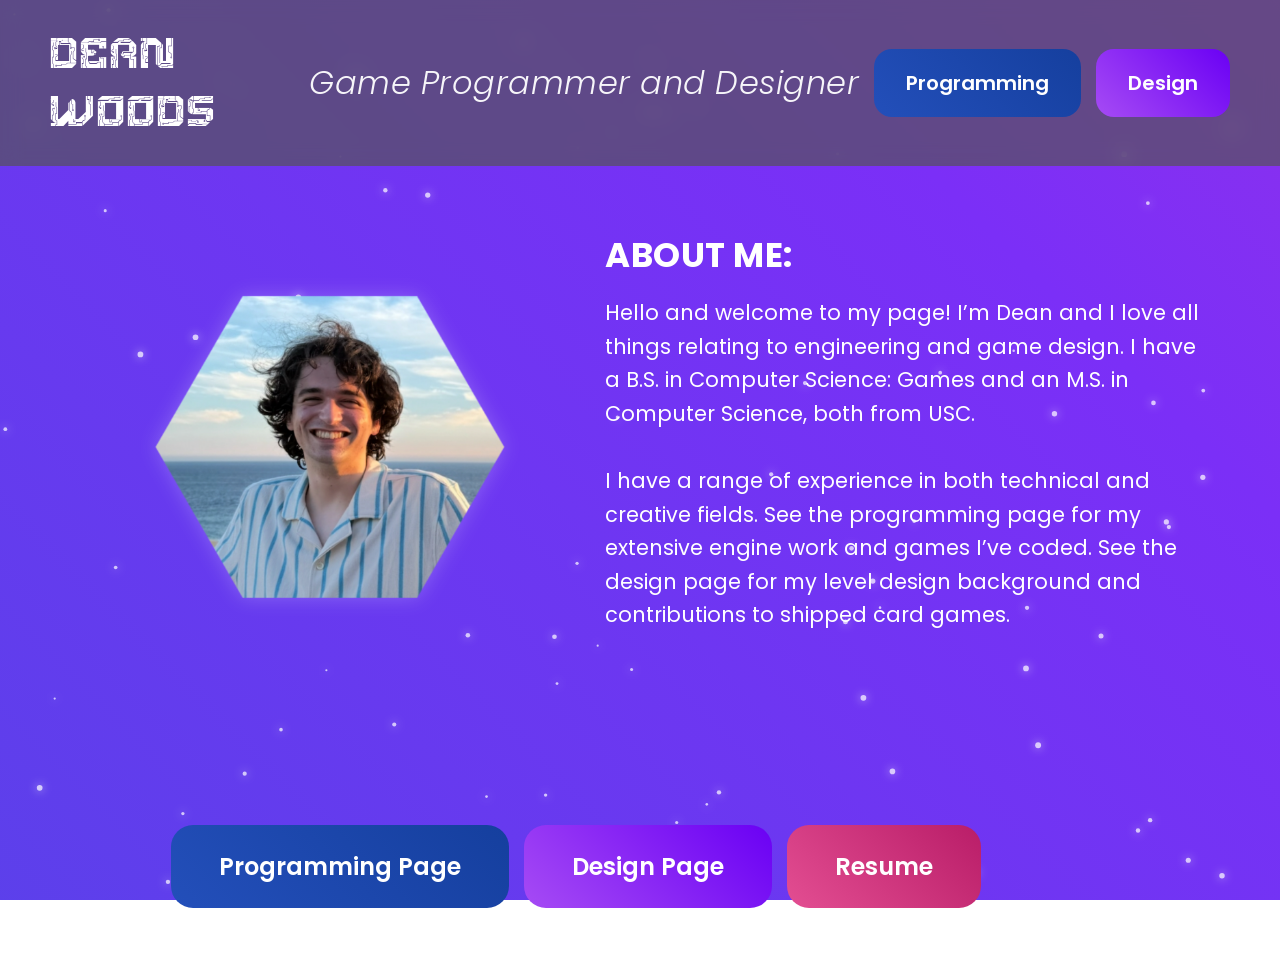
<file: index.html>
<!DOCTYPE html>
<html lang="en">
<head>
    <meta charset="UTF-8" />
    <meta name="viewport" content="width=device-width, initial-scale=1.0" />
    <title>Dean Woods</title>

    <link href="https://fonts.googleapis.com/css2?family=Poppins:wght@300;400;500;600;700&display=swap" rel="stylesheet">
    <link rel="stylesheet" href="style.css" />

    <!-- FUTURE: Custom Fonts Example -->
    <!--
    <link href="https://fonts.googleapis.com/css2?family=Inter:wght@400;500;700;800&display=swap" rel="stylesheet">
    -->
</head>
<body>
    <canvas id="particles"></canvas>

    <header>
        <div class="logo interactive-lift">DEAN WOODS</div>

        <div class="tagline">Game Programmer and Designer</div>

        <div class="nav-buttons">
            <a href="programming.html" class="btn blue">Programming</a>
            <a href="design.html" class="btn purple">Design</a>
        </div>
    </header>

    <main>
        <div class="content">
            <div class="image-box interactive-lift">
                <div class="image-tilt">
                    <img src="media/PFP-hexagon.png" alt="Portrait of Dean Woods" class="profile-image" />
                </div>
            </div>

            <!-- FUTURE: If you want a plain square placeholder instead, use this and comment out the image above -->
            <!--
            <div class="image-box placeholder">
                Picture of Me
            </div>
            -->

            <div class="description">
                <h2 class="interactive-lift">ABOUT ME:</h2>
                <p>
                    Hello and welcome to my page! I’m Dean and I love all things relating to engineering and game design. I have a B.S. in Computer Science: Games and an M.S. in Computer Science, both from USC.<br><br>
                    I have a range of experience in both technical and creative fields. See the programming page for my extensive engine work and games I’ve coded. See the design page for my level design background and contributions to shipped card games.
                </p>
            </div>
        </div>

        <div class="bottom-buttons">
            <a href="programming.html" class="btn blue large bottom-left">Programming Page</a>
            <a href="design.html" class="btn purple large bottom-center">Design Page</a>
            <a href="media/Resume.pdf" class="btn resume large bottom-right" target="_blank" rel="noopener noreferrer">Resume</a>
        </div>
    </main>

    <script src="script.js"></script>
</body>
</html>
</file>
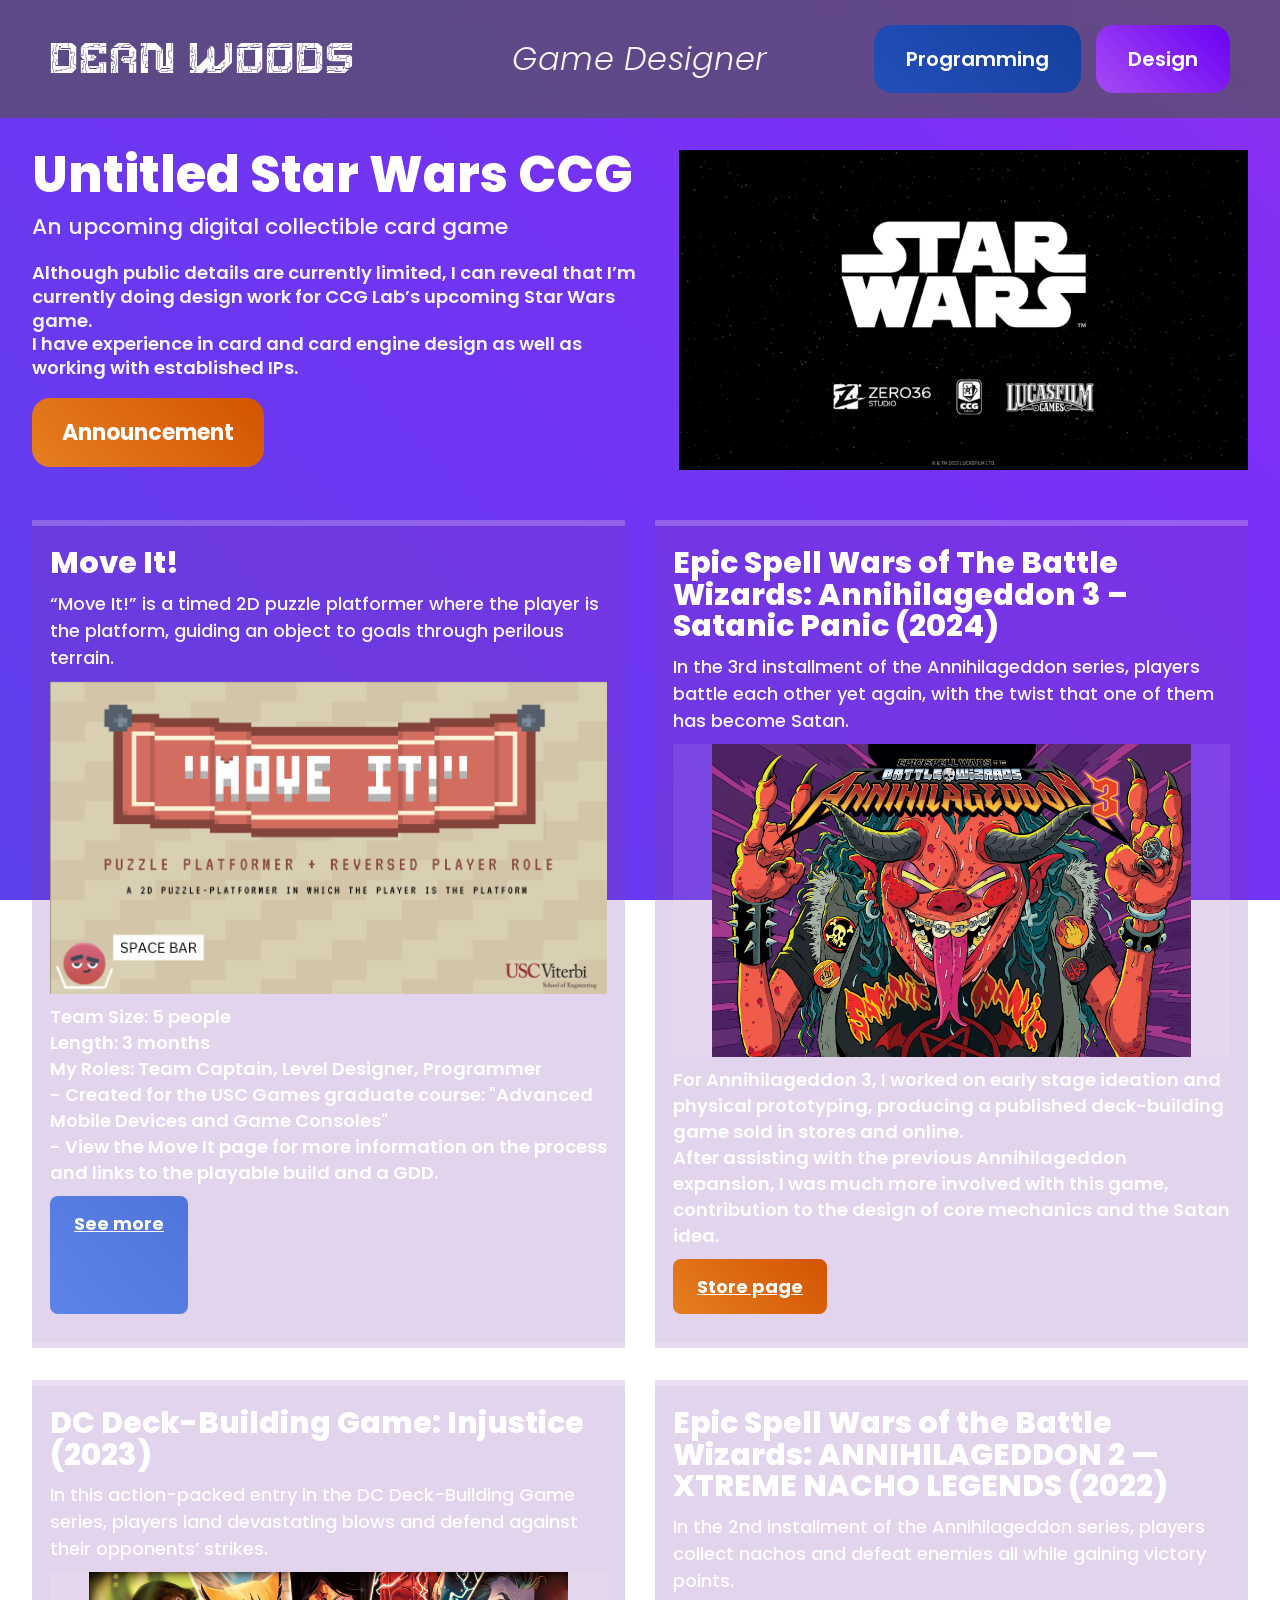
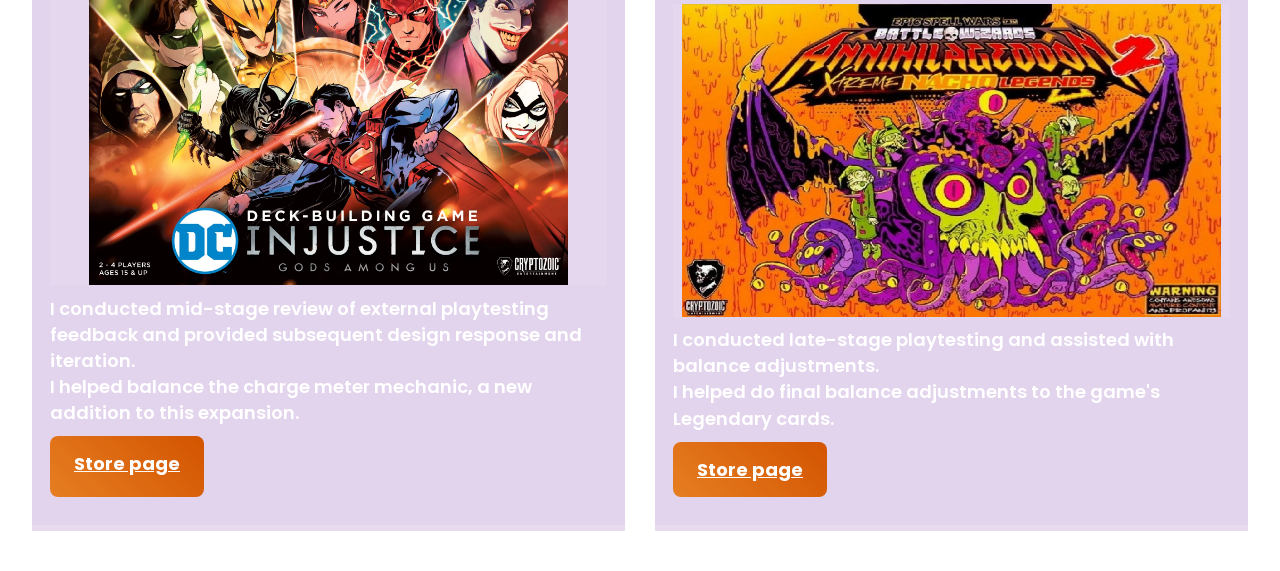
<file: design.html>
<!DOCTYPE html>
<html lang="en">
<head>
    <meta charset="UTF-8" />
    <meta name="viewport" content="width=device-width, initial-scale=1.0" />
    <title>Dean Woods | Design</title>
    <link rel="stylesheet" href="style.css" />
    <link rel="stylesheet" href="design.css" />

    <link rel="preconnect" href="https://fonts.googleapis.com">
    <link rel="preconnect" href="https://fonts.gstatic.com" crossorigin>
    <link href="https://fonts.googleapis.com/css2?family=Poppins:wght@300;400;500;600;700;800&display=swap" rel="stylesheet">
</head>
<body>
    <canvas id="particles"></canvas>

    <header>
        <a href="index.html" class="logo interactive-lift">DEAN WOODS</a>

        <div class="tagline">Game Designer</div>

        <div class="nav-buttons">
            <a href="programming.html" class="btn blue">Programming</a>
            <a href="design.html" class="btn purple current-page">Design</a>
        </div>
    </header>

    <main class="design-page">
        <section class="hero-project">
            <div class="hero-copy">
                <div class="hero-text">
                    <h1>Untitled Star Wars CCG</h1>
                    <p>An upcoming digital collectible card game</p>
                </div>

                <p class="hero-blurb">
                    Although public details are currently limited, I can reveal that I’m currently doing design work for CCG Lab’s upcoming Star Wars game.
                    <br />
                    I have experience in card and card engine design as well as working with established IPs.
                </p>

                <a href="https://www.starwars.com/news/star-wars-collectible-card-game"
                   class="hero-more-btn external-link"
                   target="_blank"
                   rel="noopener noreferrer">
                    Announcement
                </a>
            </div>

            <div class="hero-visuals">
                <div class="hero-media-box contain hero-feature-image">
                    <img src="media/star-wars-cover.png" alt="Star Wars CCG cover">
                </div>
            </div>
        </section>

        <section class="project-grid">
            <article class="project-card">
                <h2>Move It!</h2>
                <p class="project-tagline">“Move It!” is a timed 2D puzzle platformer where the player is the platform, guiding an object to goals through perilous terrain.</p>
                <div class="project-media contain">
                    <img src="media/MoveItSC1.png" alt="Move It Screenshot">
                </div>
                <p class="project-description">
                    Team Size: 5 people
                    <br />
                    Length: 3 months
                    <br />
                    My Roles: Team Captain, Level Designer, Programmer
                    <br />
                    - Created for the USC Games graduate course: "Advanced Mobile Devices and Game Consoles"
                    <br />
                    - View the Move It page for more information on the process and links to the playable build and a GDD.
                </p>
                <a href="moveit.html" class="see-more-btn internal-link">See more</a>
            </article>

            <article class="project-card">
                <h2>Epic Spell Wars of The Battle Wizards: Annihilageddon 3 – Satanic Panic (2024)</h2>
                <p class="project-tagline">In the 3rd installment of the Annihilageddon series, players battle each other yet again, with the twist that one of them has become Satan.</p>
                <div class="project-media contain">
                    <img src="media/A3cover.webp" alt="Annihilageddon 3 cover">
                </div>
                <p class="project-description">
                    For Annihilageddon 3, I worked on early stage ideation and physical prototyping, producing a published deck-building game sold in stores and online.
                    <br />
                    After assisting with the previous Annihilageddon expansion, I was much more involved with this game, contribution to the design of core mechanics and the Satan idea.
                </p>
                <a href="https://cryptozoic.com/products/epic-spell-wars-of-the-battle-wizards-annihilageddon-3-satanic-panic?srsltid=AfmBOooN_QKtIpj8UGVF8rBKJLDuXMKCu6BOEGJ6UTFaI1frbncaM46v" class="see-more-btn external-link" target="_blank" rel="noopener noreferrer">Store page</a>
            </article>


        </section>

        <section class="project-grid">
            <article class="project-card">
                <h2>DC Deck-Building Game: Injustice (2023)</h2>
                <p class="project-tagline">In this action-packed entry in the DC Deck-Building Game series, players land devastating blows and defend against their opponents’ strikes.</p>
                <div class="project-media contain">
                    <img src="media/DCinjcover.webp" alt="DC Deck-Building Game: Injustice cover">
                </div>
                <p class="project-description">
                    I conducted mid-stage review of external playtesting feedback and provided subsequent design response and iteration.
                    <br />
                    I helped balance the charge meter mechanic, a new addition to this expansion.
                </p>
                <a href="https://cryptozoic.com/products/dc-deck-building-game-injustice?srsltid=AfmBOoqI6ZrcjWZL6Z2ESEMC2KcZKYELGkqftTfQPeXaSC4Z9BJ5i_ti" class="see-more-btn external-link" target="_blank" rel="noopener noreferrer">Store page</a>
            </article>

            <article class="project-card">
                <h2>Epic Spell Wars of the Battle Wizards: ANNIHILAGEDDON 2 — XTREME NACHO LEGENDS (2022)</h2>
                <p class="project-tagline">In the 2nd installment of the Annihilageddon series, players collect nachos and defeat enemies all while gaining victory points.</p>
                <div class="project-media contain">
                    <img src="media/A2cover.jpg" alt="Annihilageddon 2 cover">
                </div>
                <p class="project-description">
                    I conducted late-stage playtesting and assisted with balance adjustments.
                    <br/>
                    I helped do final balance adjustments to the game's Legendary cards.
                </p>
                <a href="https://cryptozoic.com/products/epic-spell-wars-of-the-battle-wizards-annihilageddon-2-xtreme-nacho-legends?pr_prod_strat=jac&pr_rec_id=bce5a8fdd&pr_rec_pid=7565523943648&pr_ref_pid=8510516101344&pr_seq=uniform" class="see-more-btn external-link" target="_blank" rel="noopener noreferrer">Store page</a>
            </article>
        </section>
    </main>

    <script src="design.js"></script>
</body>
</html>
</file>
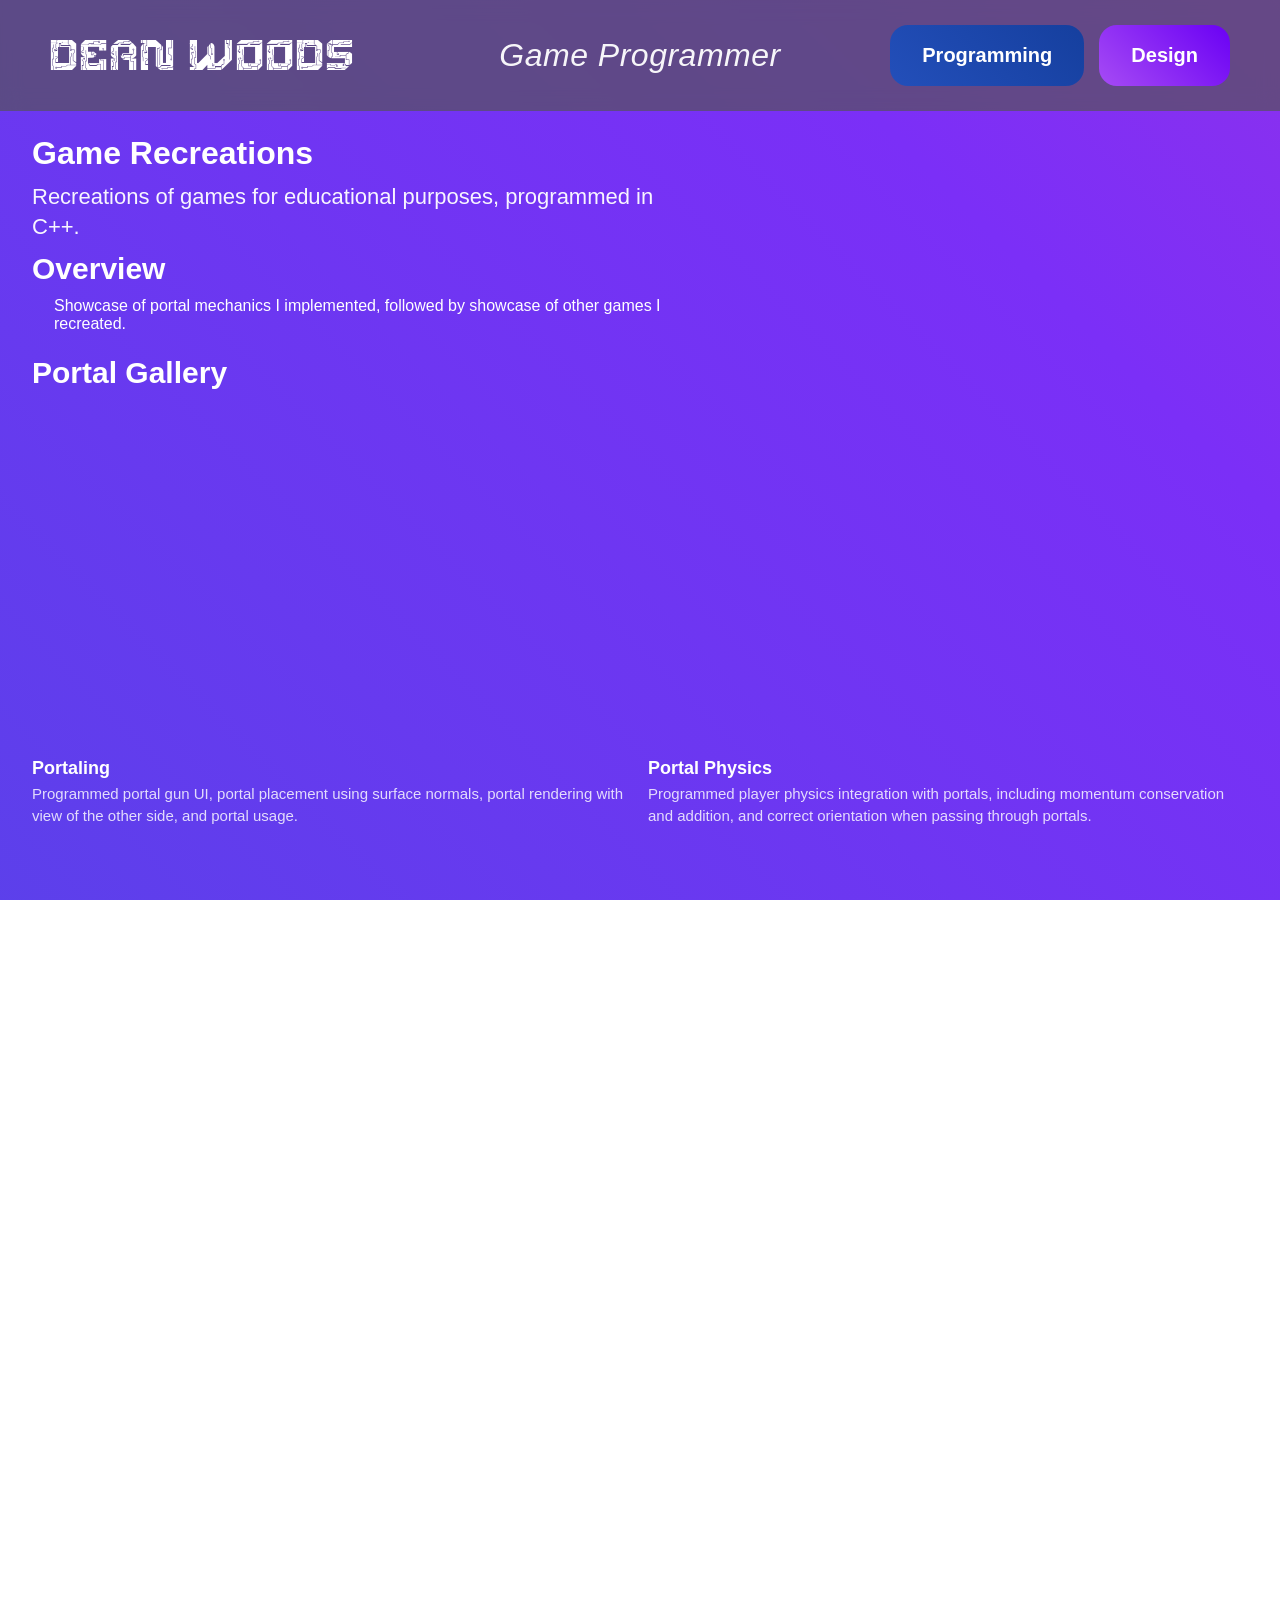
<file: game-recreations.html>
<!DOCTYPE html>
<html lang="en">
<head>
    <meta charset="UTF-8">
    <meta name="viewport" content="width=device-width, initial-scale=1.0">
    <meta name="viewport" content="width=device-width, initial-scale=1.0">
    <title>Game Recreations | Dean Woods</title>

    <link rel="stylesheet" href="style.css">
    <link rel="stylesheet" href="design.css">
</head>
<body>

    <header>
        <a href="index.html" class="logo interactive-lift">DEAN WOODS</a>

        <div class="tagline">Game Programmer</div>

        <div class="nav-buttons">
            <a href="programming.html" class="btn blue">Programming</a>
            <a href="design.html" class="btn purple">Design</a>
        </div>
    </header>

    <main class="case-page">

        <div class="case-hero-left">
            <h1>Game Recreations</h1>

            <p class="case-tagline">
                Recreations of games for educational purposes, programmed in C++.
            </p>


        </div>

        <section class="case-section case-overview">
            <h2>Overview</h2>
            <ul>
                Showcase of portal mechanics I implemented, followed by showcase of other games I recreated.
            </ul>
        </section>


        <section class="case-section case-gallery">
            <h2>Portal Gallery</h2>

            <div class="case-gallery-grid">

                <div class="case-gallery-item">
                    <video autoplay loop muted playsinline preload="metadata">
                        <source src="media/ITP380vid1.mp4" type="video/mp4">
                    </video>
                    <div class="meta" style="margin-top:10px;">
                        <strong>Portaling</strong>
                        <div class="details">
                            Programmed portal gun UI, portal placement using surface normals, portal rendering with view of the other side, and portal usage.
                        </div>
                    </div>
                </div>

                <div class="case-gallery-item">
                    <video autoplay loop muted playsinline preload="metadata">
                        <source src="media/ITP380vid2.mp4" type="video/mp4">
                    </video>
                    <div class="meta" style="margin-top:10px;">
                        <strong>Portal Physics</strong>
                        <div class="details">
                            Programmed player physics integration with portals, including momentum conservation and addition, and correct orientation when passing through portals.
                        </div>
                    </div>
                </div>

                <div class="case-gallery-item">
                    <video autoplay loop muted playsinline preload="metadata">
                        <source src="media/ITP380vid3.mp4" type="video/mp4">
                    </video>
                    <div class="meta" style="margin-top:10px;">
                        <strong>High Energy Pellets</strong>
                        <div class="details">
                            Programmed pellet shooting, pellet-portal interaction, and pellet-receptacle interaction, including linked door objects that open when pellets trigger it.
                        </div>
                    </div>
                </div>

                <div class="case-gallery-item">
                    <video autoplay loop muted playsinline preload="metadata">
                        <source src="media/ITP380vid4.mp4" type="video/mp4">
                    </video>
                    <div class="meta" style="margin-top:10px;">
                        <strong>Super High Energy Pellets</strong>
                        <div class="details">
                            Programmed pellet transformation into super pellets, restrictive translucent walls, and the super pellet ability to go through these walls.
                        </div>
                    </div>
                </div>

                <div class="case-gallery-item">
                    <video autoplay loop muted playsinline preload="metadata">
                        <source src="media/ITP380vid5.mp4" type="video/mp4">
                    </video>
                    <div class="meta" style="margin-top:10px;">
                        <strong>Enemy Lasers</strong>
                        <div class="details">
                            Programmed enemy lasers that will track and kill the player, as well as kill enemies targeted by it.
                        </div>
                    </div>
                </div>

                <div class="case-gallery-item">
                    <video autoplay loop muted playsinline preload="metadata">
                        <source src="media/ITP380vid6.mp4" type="video/mp4">
                    </video>
                    <div class="meta" style="margin-top:10px;">
                        <strong>Damage and Death UI</strong>
                        <div class="details">
                            Created a UI indicator arrow that points towards the direction of damage, and bloody screen edges upon death.
                        </div>
                    </div>
                </div>

                <div class="case-gallery-item">
                    <video autoplay loop muted playsinline preload="metadata">
                        <source src="media/ITP380vid7.mp4" type="video/mp4">
                    </video>
                    <div class="meta" style="margin-top:10px;">
                        <strong>Enemy Death</strong>
                        <div class="details">
                            Added additional death conditions to the enemy, including fall damage and being hit by a fellow enemy that's falling.
                        </div>
                    </div>
                </div>

                <div class="case-gallery-item">
                    <video autoplay loop muted playsinline preload="metadata">
                        <source src="media/ITP380vid8.mp4" type="video/mp4">
                    </video>
                    <div class="meta" style="margin-top:10px;">
                        <strong>Pellet-Enemy Interaction</strong>
                        <div class="details">
                            Added additional death condition to the enemy when it's hit by a pellet, and added the ability for pellets to continue over the enemy corpse.
                        </div>
                    </div>
                </div>
            </div>
        </section>

        <section class="case-section case-gallery other-games">
            <h2>Other Games</h2>

            <div class="case-gallery-grid">

                <div class="case-gallery-item">
                    <video autoplay loop muted playsinline preload="metadata">
                        <source src="media/ITP380vid9.mp4" type="video/mp4">
                    </video>
                    <div class="meta" style="margin-top:10px;">
                        <strong>Mario Kart</strong>
                        <div class="details">
                            Programmed Mario Kart-style steering, spring camera movement, lap tracking, placement tracking, checkpoints, and enemy AI.
                        </div>
                    </div>
                </div>

                <div class="case-gallery-item">
                    <video autoplay loop muted playsinline preload="metadata">
                        <source src="media/ITP380vid10.mp4" type="video/mp4">
                    </video>
                    <div class="meta" style="margin-top:10px;">
                        <strong>StarFox</strong>
                        <div class="details">
                            Programmed flying mechanics, damage meter, shooting, HUD effects, and of course... barrel rolls.
                        </div>
                    </div>
                </div>

                <div class="case-gallery-item">
                    <video autoplay loop muted playsinline preload="metadata">
                        <source src="media/ITP380vid11.mp4" type="video/mp4">
                    </video>
                    <div class="meta" style="margin-top:10px;">
                        <strong>Zelda</strong>
                        <div class="details">
                            Programmed a Legend of Zelda map read in from a json file, a sword attack mechanic, and enemy pathfinding that updates in real time as terrain is modified.
                        </div>
                    </div>
                </div>

                <div class="case-gallery-item">
                    <video autoplay loop muted playsinline preload="metadata">
                        <source src="media/ITP380vid12.mp4" type="video/mp4">
                    </video>
                    <div class="meta" style="margin-top:10px;">
                        <strong>Pac-Man Ghost AI</strong>
                        <div class="details">
                            Programmed the 4 different types of ghost AI from the original Pac-Man game, adding debug lines and markers to demonstrate their targets.
                        </div>
                    </div>
                </div>

                <div class="case-gallery-item">
                    <video autoplay loop muted playsinline preload="metadata">
                        <source src="media/ITP380vid13.mp4" type="video/mp4">
                    </video>
                    <div class="meta" style="margin-top:10px;">
                        <strong>Mario</strong>
                        <div class="details">
                            Programmed Mario map-parsing from a json file, Mario's jumping and movement physics, basic enemy AI, and a flagpole win condition.
                        </div>
                    </div>
                </div>

                <div class="case-gallery-item">
                    <video autoplay loop muted playsinline preload="metadata">
                        <source src="media/ITP380vid14.mp4" type="video/mp4">
                    </video>
                    <div class="meta" style="margin-top:10px;">
                        <strong>Frogger</strong>
                        <div class="details">
                            Created Frogger with car and log movements, car speed-up mechanics, and win/lose conditions.
                        </div>
                    </div>
                </div>

            </div>
        </section>

    </main>

</body>
</html>
</file>
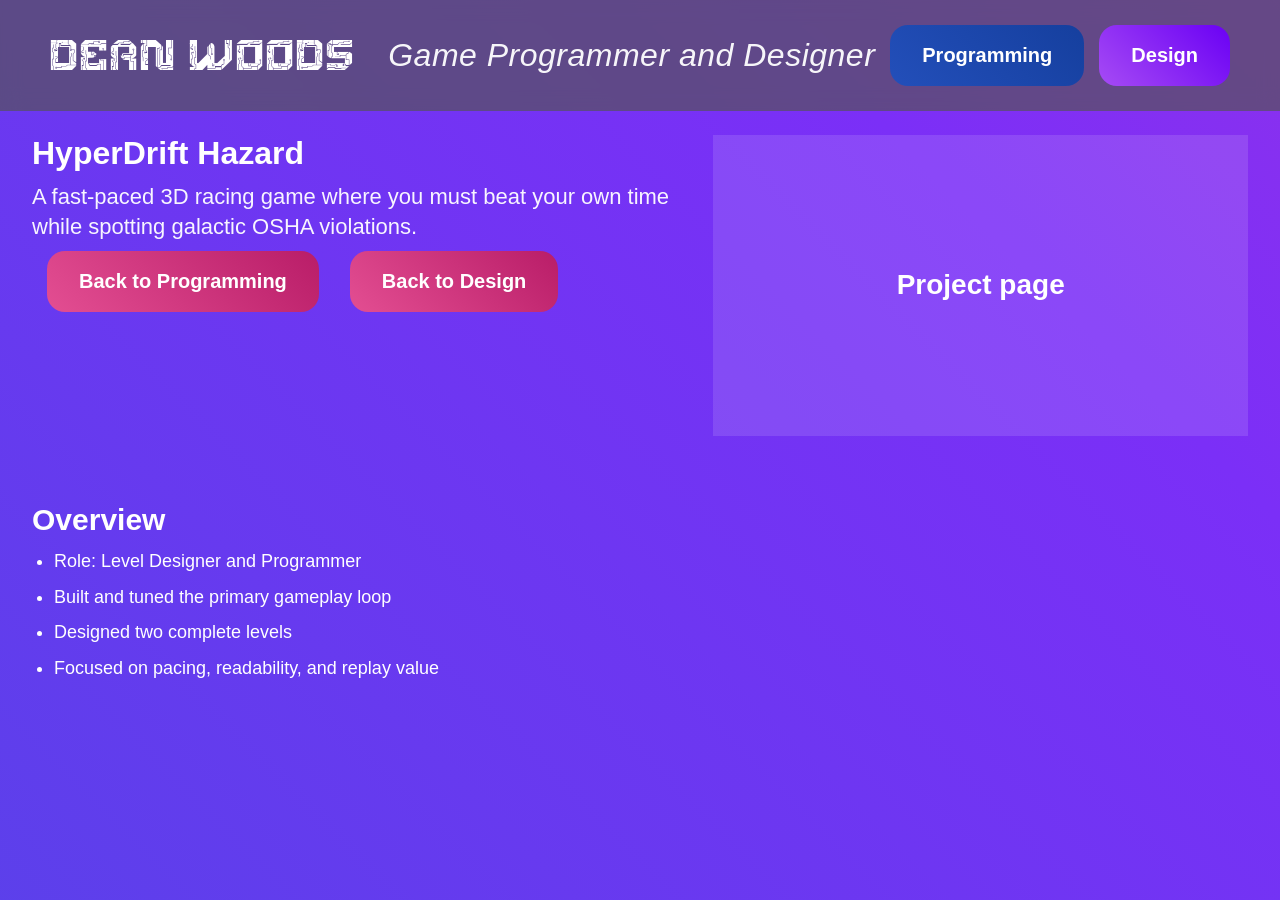
<file: hyperdrift-hazard.html>
<!DOCTYPE html>
<html lang="en">
<head>
    <meta charset="UTF-8">
    <meta name="viewport" content="width=device-width, initial-scale=1.0">
    <title>HyperDrift Hazard | Dean Woods</title>
    <link rel="stylesheet" href="style.css">
    <link rel="stylesheet" href="design.css">
</head>
<body>
    <header>
        <a href="index.html" class="logo interactive-lift">DEAN WOODS</a>
        <div class="tagline">Game Programmer and Designer</div>
        <div class="nav-buttons">
            <a href="programming.html" class="btn blue">Programming</a>
            <a href="design.html" class="btn purple">Design</a>
        </div>
    </header>

    <main class="case-page">
        <div class="case-hero-left">
            <h1>HyperDrift Hazard</h1>
            <p class="case-tagline">A fast-paced 3D racing game where you must beat your own time while spotting galactic OSHA violations.</p>
            <div class="case-buttons">
                <a href="programming.html" class="btn resume">Back to Programming</a>
                <a href="design.html" class="btn resume">Back to Design</a>
            </div>
        </div>

        <div class="case-hero-right">
            <div style="width:100%;aspect-ratio:16/9;display:flex;align-items:center;justify-content:center;padding:24px;background:rgba(255,255,255,0.12);color:white;font-size:28px;font-weight:700;text-align:center;">
                Project page
            </div>
        </div>

        <section class="case-section case-overview">
            <h2>Overview</h2>
            <ul>
                <li>Role: Level Designer and Programmer</li>
                <li>Built and tuned the primary gameplay loop</li>
                <li>Designed two complete levels</li>
                <li>Focused on pacing, readability, and replay value</li>
            </ul>
        </section>
    </main>
</body>
</html>
</file>
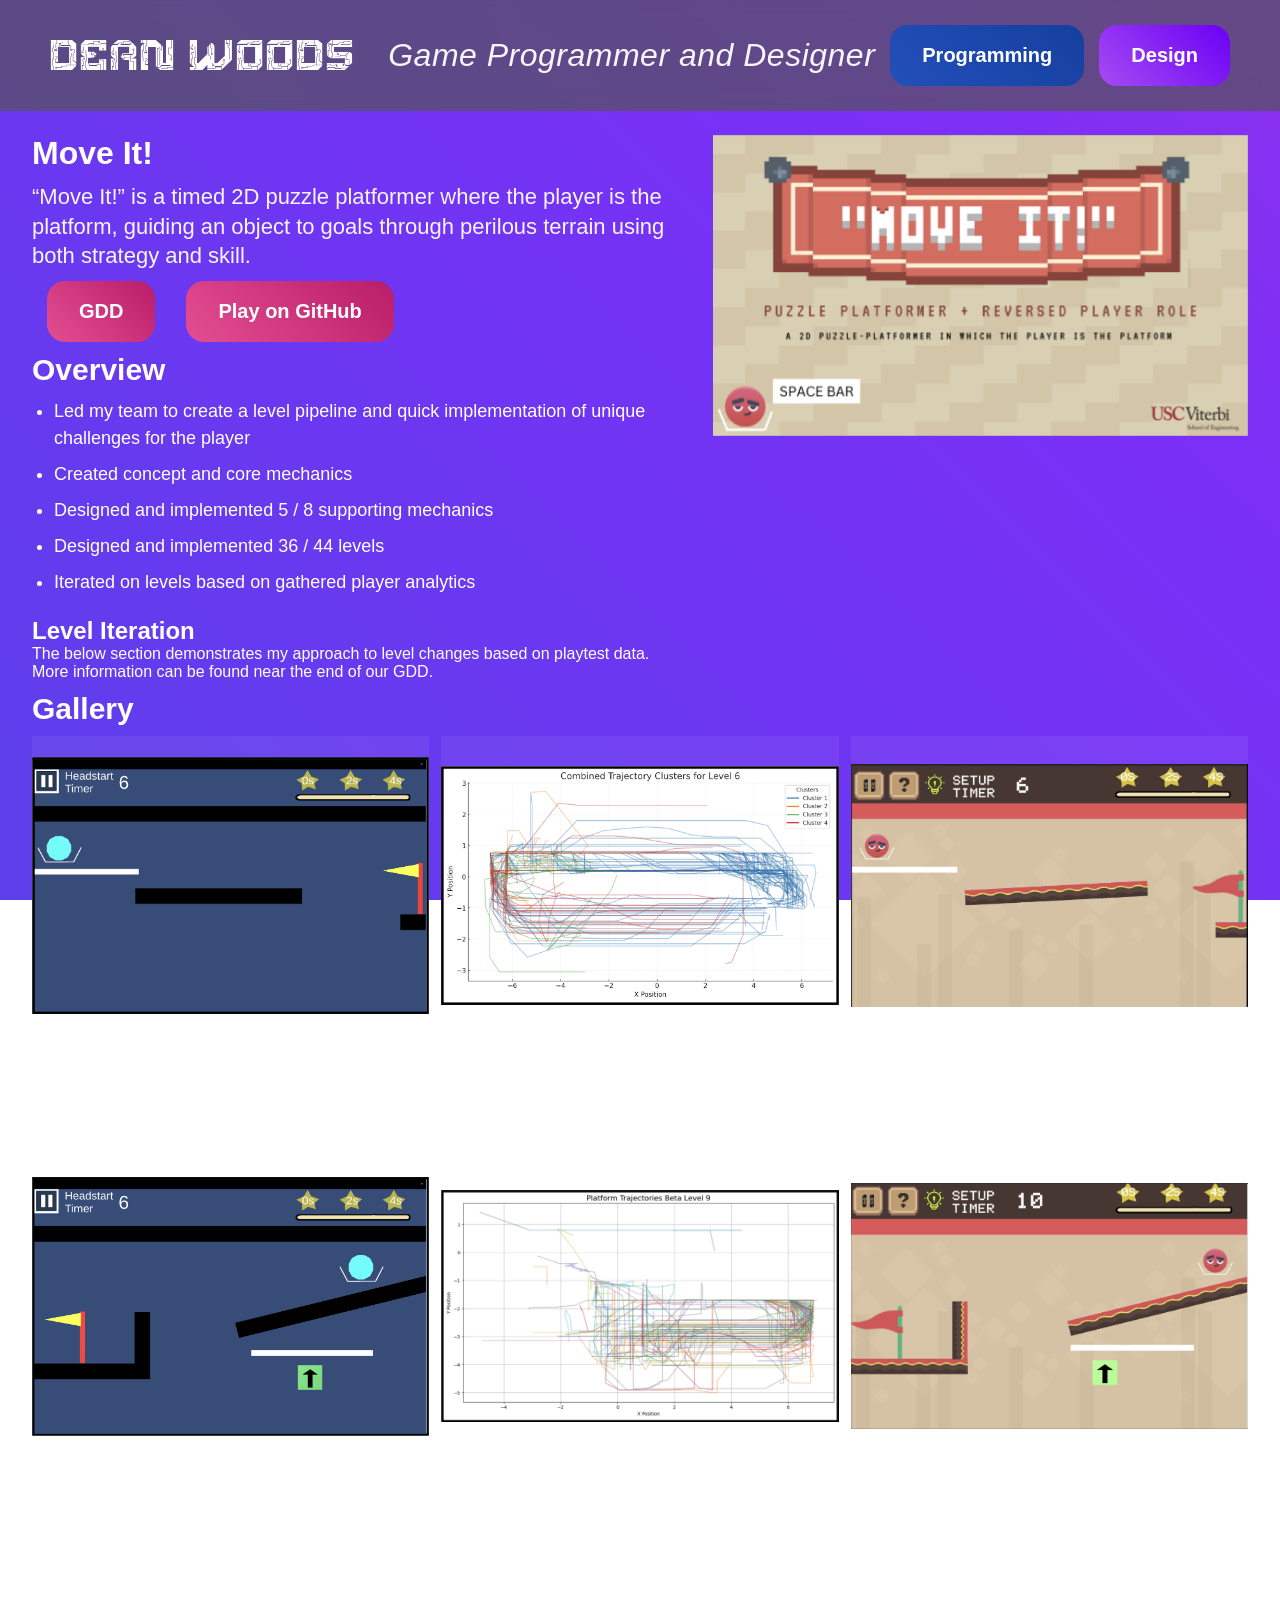
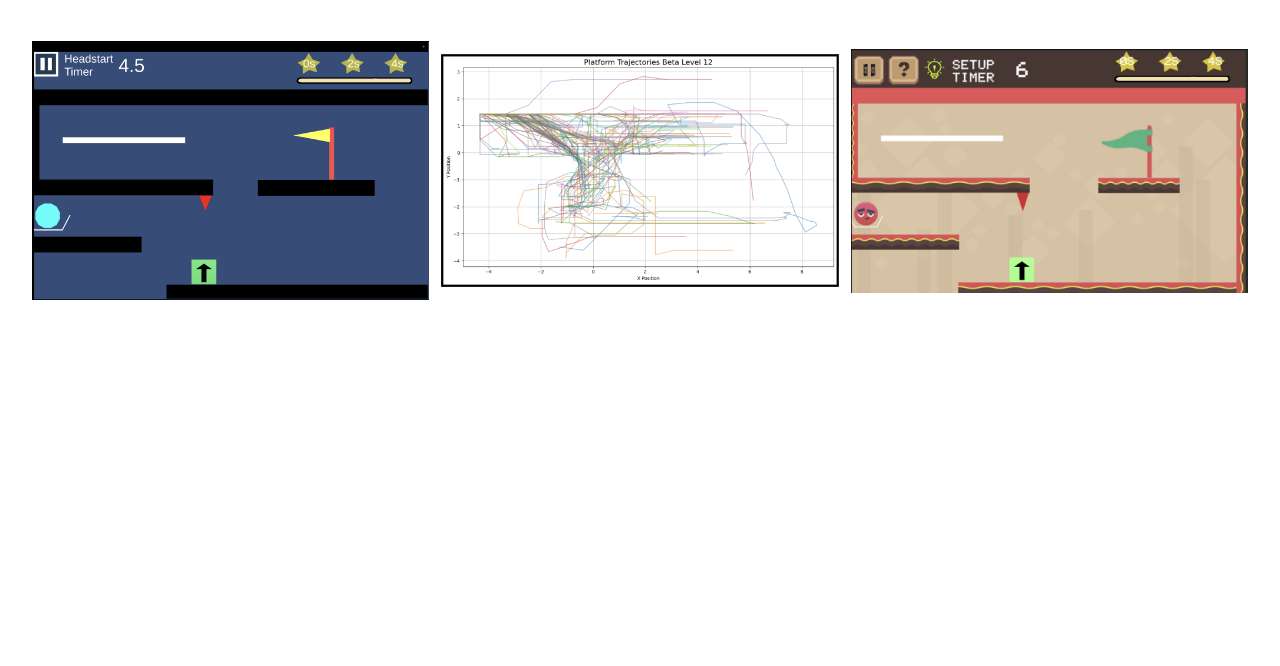
<file: moveit.html>
<!DOCTYPE html>
<html lang="en">
<head>
    <meta charset="UTF-8">
    <meta name="viewport" content="width=device-width, initial-scale=1.0">
    <title>Move It! | Dean Woods</title>

    <link rel="stylesheet" href="style.css">
    <link rel="stylesheet" href="design.css">
</head>
<body>

    <header>
        <a href="index.html" class="logo interactive-lift">DEAN WOODS</a>

        <div class="tagline">Game Programmer and Designer</div>

        <div class="nav-buttons">
            <a href="programming.html" class="btn blue">Programming</a>
            <a href="design.html" class="btn purple">Design</a>
        </div>
    </header>

    <main class="case-page">

        <div class="case-hero-left">
            <h1>Move It!</h1>

            <p class="case-tagline">
                “Move It!” is a timed 2D puzzle platformer where the player is the platform, guiding an object to goals through perilous terrain using both strategy and skill.
            </p>

            <div class="case-buttons">
                <a href="https://docs.google.com/document/d/16L_JpboeK5AZSHWjztVv1v-t5oQqw897GRWMDQPnZNw/edit?usp=drive_link"
                   class="btn resume"
                   target="_blank"
                   rel="noopener noreferrer">
                    GDD
                </a>

                <a href="https://deanwoods.github.io/github.io-MoveIt-gold-build/"
                   class="btn resume"
                   target="_blank"
                   rel="noopener noreferrer">
                    Play on GitHub
                </a>
            </div>
        </div>

        <div class="case-hero-right">
            <img src="media/MoveItSC1.png" alt="Move It cover image">
        </div>

        <section class="case-section case-overview">
            <h2>Overview</h2>
            <ul>
                <li>Led my team to create a level pipeline and quick implementation of unique challenges for the player</li>
                <li>Created concept and core mechanics</li>
                <li>Designed and implemented 5 / 8 supporting mechanics</li>
                <li>Designed and implemented 36 / 44 levels</li>
                <li>Iterated on levels based on gathered player analytics</li>
            </ul>
        </section>

        <section class="case-section case-iteration">
            <h2>Level Iteration</h2>
            <ul>
                The below section demonstrates my approach to level changes based on playtest data.
                <br />
                More information can be found near the end of our GDD.
            </ul>
        </section>

        <section class="case-section case-gallery">
            <h2>Gallery</h2>

            <div class="case-gallery-grid moveit-grid">

                <!-- BEFORE -->
                <div class="case-gallery-item">
                    <div class="case-gallery-media">
                        <img src="media/MoveItBefore1.png" alt="Before">
                    </div>
                    <div class="meta" style="margin-top:10px;">
                        <strong>Before</strong>
                        <div class="details">The intended solution is for the player to go over the center platform.</div>
                    </div>
                </div>

                <!-- DATA -->
                <div class="case-gallery-item">
                    <div class="case-gallery-media">
                        <img src="media/MoveItData1.png" alt="Data">
                    </div>
                    <div class="meta" style="margin-top:10px;">
                        <strong>Data</strong>
                        <div class="details">The data indicated that the majority of players would attempt to go under the platform, resulting in a loss.</div>
                    </div>
                </div>

                <!-- AFTER -->
                <div class="case-gallery-item">
                    <div class="case-gallery-media">
                        <img src="media/MoveItAfter1.png" alt="After">
                    </div>
                    <div class="meta" style="margin-top:10px;">
                        <strong>After</strong>
                        <div class="details">The middle platform was tilted up to give the player more time, and moved right to make it easier to go under. This design accommodates both solutions, over and under. </div>
                    </div>
                </div>

                <!-- BEFORE -->
                <div class="case-gallery-item">
                    <div class="case-gallery-media">
                        <img src="media/MoveItBefore2.png" alt="Before">
                    </div>
                    <div class="meta" style="margin-top:10px;">
                        <strong>Before</strong>
                        <div class="details">The intended solution is for the player to weave right, then push the jump box to the left.</div>
                    </div>
                </div>

                <!-- DATA -->
                <div class="case-gallery-item">
                    <div class="case-gallery-media">
                        <img src="media/MoveItData2.png" alt="Data">
                    </div>
                    <div class="meta" style="margin-top:10px;">
                        <strong>Data</strong>
                        <div class="details">The data indicated that most players would try to do this, but still suffered a high loss rate. This meant that even if the players knew what they were doing strategically, they were suffering from lack of skill.</div>
                    </div>
                </div>

                <!-- AFTER -->
                <div class="case-gallery-item">
                    <div class="case-gallery-media">
                        <img src="media/MoveItAfter2.png" alt="After">
                    </div>
                    <div class="meta" style="margin-top:10px;">
                        <strong>After</strong>
                        <div class="details">We slightly modified the starting position of the jump box and increased the amount of time given to the player from 6 to 10 seconds. The goal was to give a little bit more leniency in the skill area (while not making it too easy) and reward their correct strategy.</div>
                    </div>
                </div>

                <!-- BEFORE -->
                <div class="case-gallery-item">
                    <div class="case-gallery-media">
                        <img src="media/MoveItBefore3.png" alt="Before">
                    </div>
                    <div class="meta" style="margin-top:10px;">
                        <strong>Before</strong>
                        <div class="details">
                        Intended Solution: Weave down, push jump box left, go back up, push flag down
                            <br />
                            Alternate Solution: Weave down, push jump box right, avoid ball and allow it to bounce to upper platform.
                        </div>
                    </div>
                </div>

                <!-- DATA -->
                <div class="case-gallery-item">
                    <div class="case-gallery-media">
                        <img src="media/MoveItData3.png" alt="Data">
                    </div>
                    <div class="meta" style="margin-top:10px;">
                        <strong>Data</strong>
                        <div class="details">A majority of players would go for the alternate solution, and lose because it was more difficult to execute. Not many tried to push the flag, and those that did still sometimes lost because they'd be too late.</div>
                    </div>
                </div>

                <!-- AFTER -->
                <div class="case-gallery-item">
                    <div class="case-gallery-media">
                        <img src="media/MoveItAfter3.png" alt="After">
                    </div>
                    <div class="meta" style="margin-top:10px;">
                        <strong>After</strong>
                        <div class="details">
                            Changes:

                                <li>Pushing the platform right: this made weaving easier for the intended solution, and gave an easier gap for the ball to bounce up through in the alternate solution. </li>
                                <li>Added wall on the right: this made solution 1 more attainable, and created a gap on the right that made the flag solution more obvious.</li>
                                <li>Making the flag a different color: made it clear that this was a pushable flag, and that it is likely part of the solution. This applied to all push-flag levels.</li>                      
                                <li>Increased time from 4.5 to 6 seconds: made both solutions a bit easier.</li>
                            
                        </div>
                    </div>
                </div>

            </div>
        </section>

    </main>

</body>
</html>
</file>
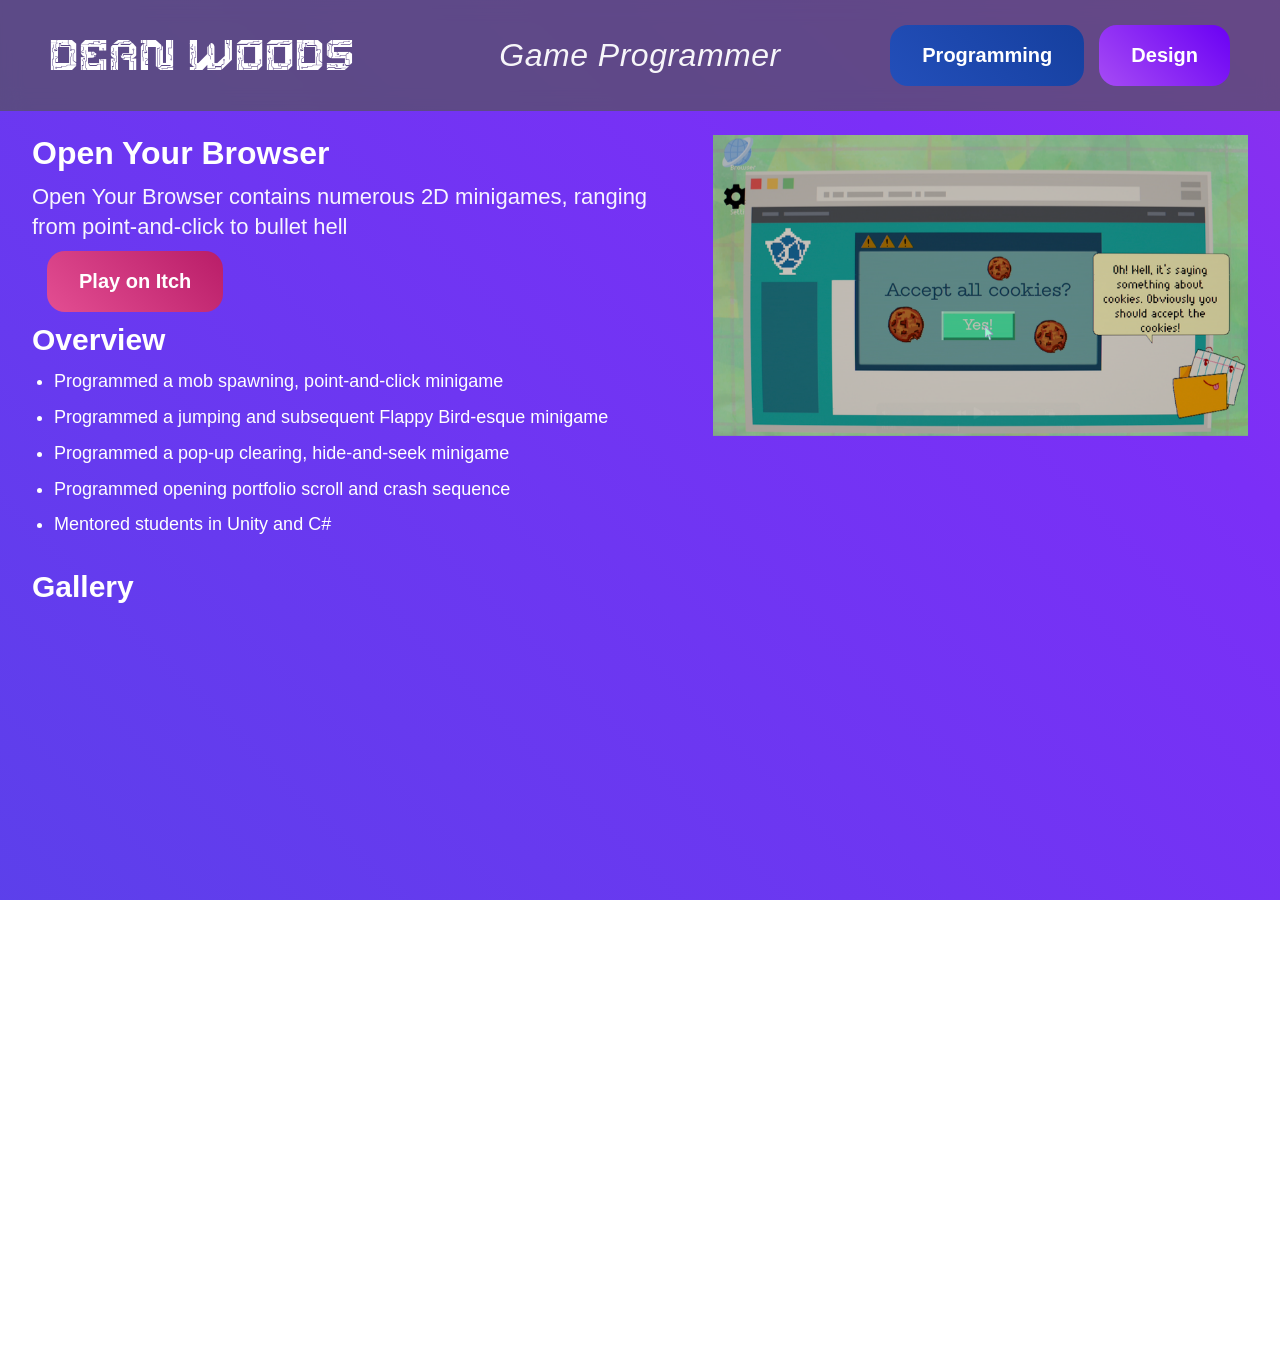
<file: openyourbrowser.html>
<!DOCTYPE html>
<html lang="en">
<head>
    <meta charset="UTF-8">
    <meta name="viewport" content="width=device-width, initial-scale=1.0">
    <meta name="viewport" content="width=device-width, initial-scale=1.0">
    <title>Open Your Browser | Dean Woods</title>

    <link rel="stylesheet" href="style.css">
    <link rel="stylesheet" href="design.css">
</head>
<body>

    <header>
        <a href="index.html" class="logo interactive-lift">DEAN WOODS</a>

        <div class="tagline">Game Programmer</div>

        <div class="nav-buttons">
            <a href="programming.html" class="btn blue">Programming</a>
            <a href="design.html" class="btn purple">Design</a>
        </div>
    </header>

    <main class="case-page">

        <div class="case-hero-left">
            <h1>Open Your Browser</h1>

            <p class="case-tagline">
                Open Your Browser contains numerous 2D minigames, ranging from point-and-click to bullet hell
            </p>

            <div class="case-buttons">

                <a href="https://open-alpha-usc.itch.io/open-your-browser"
                   class="btn resume"
                   target="_blank"
                   rel="noopener noreferrer">
                    Play on Itch
                </a>
            </div>
        </div>

        <div class="case-hero-right">
            <img src="media/OYBcover.png" alt="OYB cover image">
        </div>

        <section class="case-section case-overview">
            <h2>Overview</h2>
            <ul>
                <li>Programmed a mob spawning, point-and-click minigame</li>
                <li>Programmed a jumping and subsequent Flappy Bird-esque minigame</li>
                <li>Programmed a pop-up clearing, hide-and-seek minigame</li>
                <li>Programmed opening portfolio scroll and crash sequence</li>
                <li>Mentored students in Unity and C#</li>
            </ul>
        </section>

        <section class="case-section case-gallery">
            <h2>Gallery</h2>

            <div class="case-gallery-grid">
                <div class="case-gallery-item">
                    <video autoplay loop muted playsinline preload="metadata">
                        <source src="media/OYBvid1.mp4" type="video/mp4">
                    </video>
                </div>

                <div class="case-gallery-item">
                    <video autoplay loop muted playsinline preload="metadata">
                        <source src="media/OYBvid2.mp4" type="video/mp4">
                    </video>
                </div>

                <div class="case-gallery-item">
                    <video autoplay loop muted playsinline preload="metadata">
                        <source src="media/OYBvid3.mp4" type="video/mp4">
                    </video>
                </div>

                <div class="case-gallery-item">
                    <video autoplay loop muted playsinline preload="metadata">
                        <source src="media/OYBvid4.mp4" type="video/mp4">
                    </video>
                </div>
            </div>
        </section>

    </main>

</body>
</html>
</file>
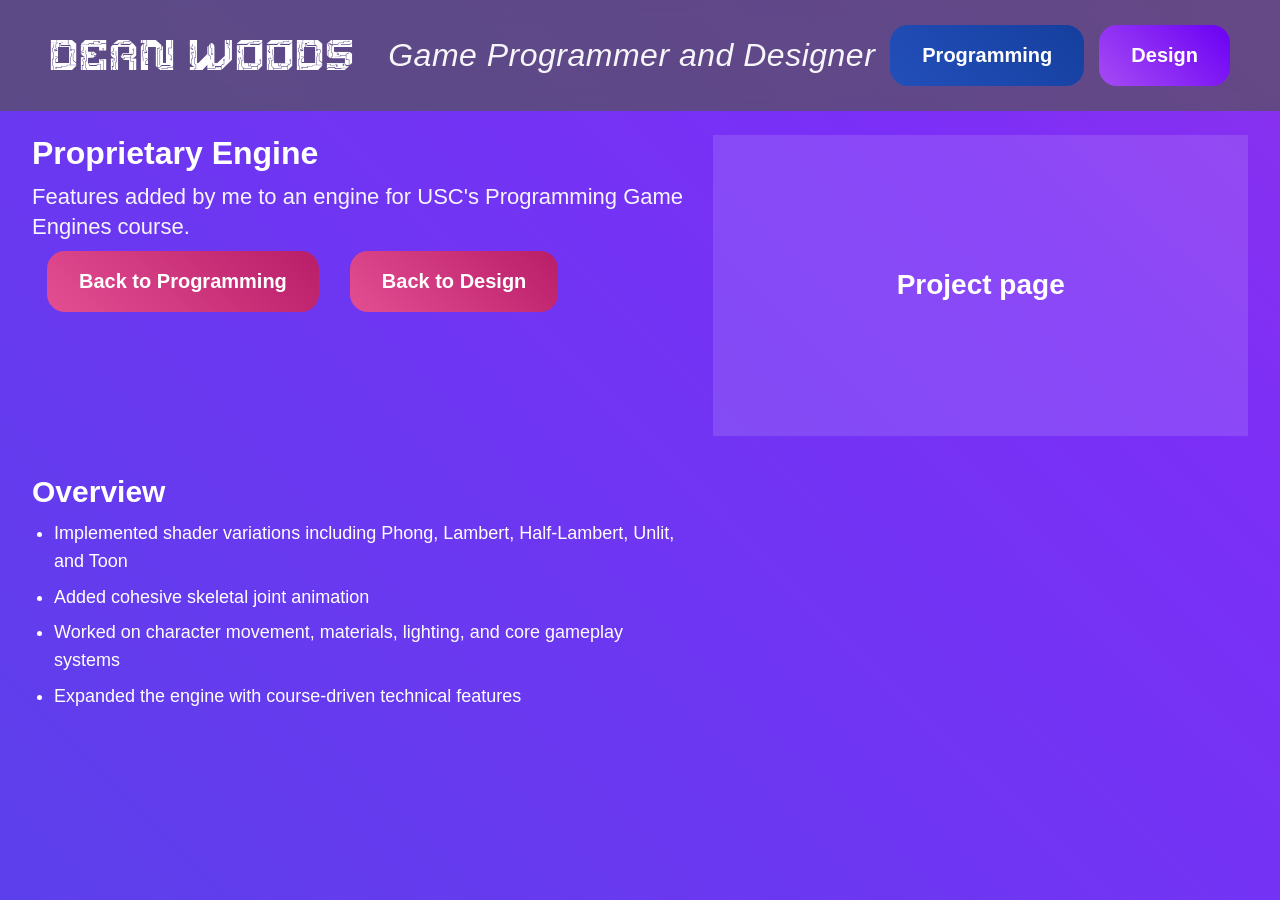
<file: proprietary-engine.html>
<!DOCTYPE html>
<html lang="en">
<head>
    <meta charset="UTF-8">
    <meta name="viewport" content="width=device-width, initial-scale=1.0">
    <title>Proprietary Engine | Dean Woods</title>
    <link rel="stylesheet" href="style.css">
    <link rel="stylesheet" href="design.css">
</head>
<body>
    <header>
        <a href="index.html" class="logo interactive-lift">DEAN WOODS</a>
        <div class="tagline">Game Programmer and Designer</div>
        <div class="nav-buttons">
            <a href="programming.html" class="btn blue">Programming</a>
            <a href="design.html" class="btn purple">Design</a>
        </div>
    </header>

    <main class="case-page">
        <div class="case-hero-left">
            <h1>Proprietary Engine</h1>
            <p class="case-tagline">Features added by me to an engine for USC's Programming Game Engines course.</p>
            <div class="case-buttons">
                <a href="programming.html" class="btn resume">Back to Programming</a>
                <a href="design.html" class="btn resume">Back to Design</a>
            </div>
        </div>

        <div class="case-hero-right">
            <div style="width:100%;aspect-ratio:16/9;display:flex;align-items:center;justify-content:center;padding:24px;background:rgba(255,255,255,0.12);color:white;font-size:28px;font-weight:700;text-align:center;">
                Project page
            </div>
        </div>

        <section class="case-section case-overview">
            <h2>Overview</h2>
            <ul>
                <li>Implemented shader variations including Phong, Lambert, Half-Lambert, Unlit, and Toon</li>
                <li>Added cohesive skeletal joint animation</li>
                <li>Worked on character movement, materials, lighting, and core gameplay systems</li>
                <li>Expanded the engine with course-driven technical features</li>
            </ul>
        </section>
    </main>
</body>
</html>
</file>
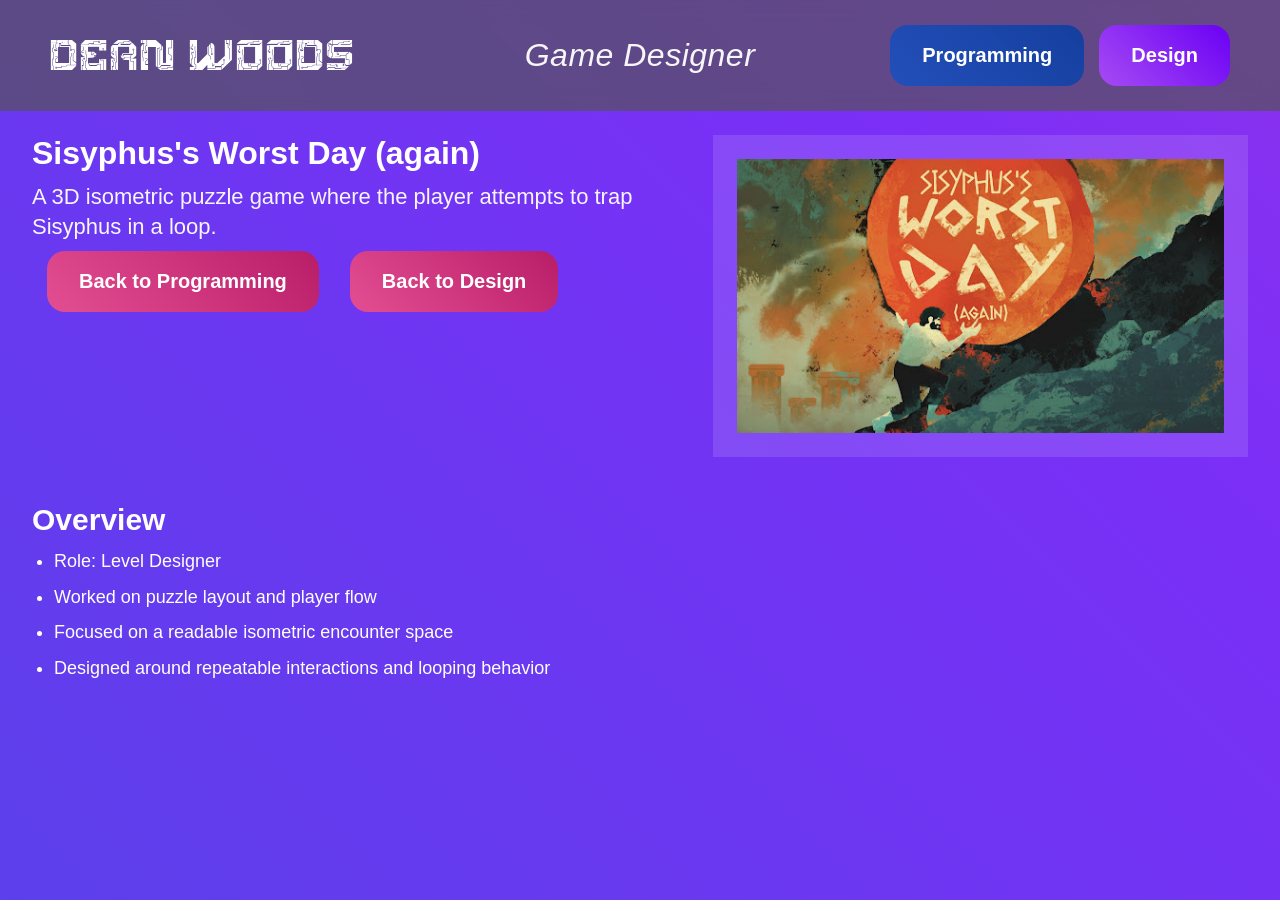
<file: sisyphus.html>
<!DOCTYPE html>
<html lang="en">
<head>
    <meta charset="UTF-8">
    <meta name="viewport" content="width=device-width, initial-scale=1.0">
    <title>Sisyphus's Worst Day (again) | Dean Woods</title>
    <link rel="stylesheet" href="style.css">
    <link rel="stylesheet" href="design.css">
</head>
<body>
    <header>
        <a href="index.html" class="logo interactive-lift">DEAN WOODS</a>
        <div class="tagline">Game Designer</div>
        <div class="nav-buttons">
            <a href="programming.html" class="btn blue">Programming</a>
            <a href="design.html" class="btn purple">Design</a>
        </div>
    </header>

    <main class="case-page">
        <div class="case-hero-left">
            <h1>Sisyphus's Worst Day (again)</h1>
            <p class="case-tagline">A 3D isometric puzzle game where the player attempts to trap Sisyphus in a loop.</p>
            <div class="case-buttons">
                <a href="programming.html" class="btn resume">Back to Programming</a>
                <a href="design.html" class="btn resume">Back to Design</a>
            </div>
        </div>

        <div class="case-hero-right">
            <div style="width:100%;aspect-ratio:16/9;display:flex;align-items:center;justify-content:center;padding:24px;background:rgba(255,255,255,0.12);color:white;font-size:28px;font-weight:700;text-align:center;">
                <img src="media/SisyphusCover.jpg" alt="Sisyphus cover image">
            </div>
        </div>

        <section class="case-section case-overview">
            <h2>Overview</h2>
            <ul>
                <li>Role: Level Designer</li>
                <li>Worked on puzzle layout and player flow</li>
                <li>Focused on a readable isometric encounter space</li>
                <li>Designed around repeatable interactions and looping behavior</li>
            </ul>
        </section>
    </main>
</body>
</html>
</file>
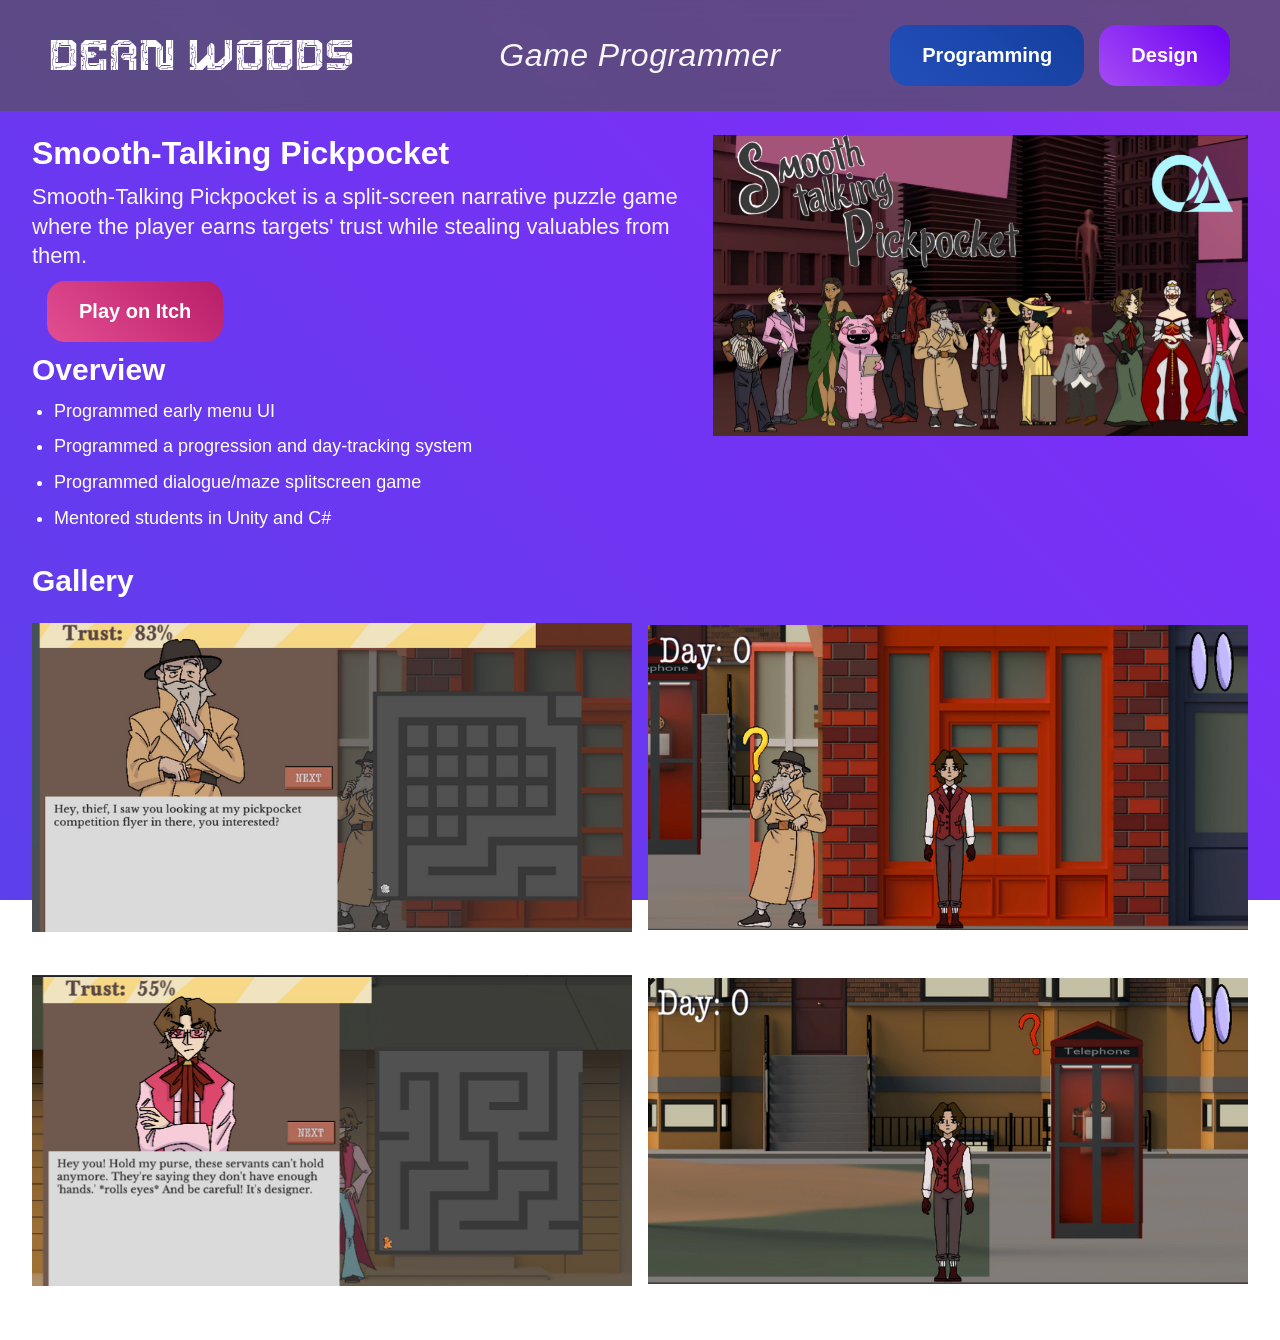
<file: smoothtalkingpickpocket.html>
<!DOCTYPE html>
<html lang="en">
<head>
    <meta charset="UTF-8">
    <meta name="viewport" content="width=device-width, initial-scale=1.0">
    <meta name="viewport" content="width=device-width, initial-scale=1.0">
    <title>Smooth-Talking Pickpocket | Dean Woods</title>

    <link rel="stylesheet" href="style.css">
    <link rel="stylesheet" href="design.css">
</head>
<body>

    <header>
        <a href="index.html" class="logo interactive-lift">DEAN WOODS</a>

        <div class="tagline">Game Programmer</div>

        <div class="nav-buttons">
            <a href="programming.html" class="btn blue">Programming</a>
            <a href="design.html" class="btn purple">Design</a>
        </div>
    </header>

    <main class="case-page">

        <div class="case-hero-left">
            <h1>Smooth-Talking Pickpocket</h1>

            <p class="case-tagline">
                Smooth-Talking Pickpocket is a split-screen narrative puzzle game where the player earns targets' trust while stealing valuables from them.
            </p>

            <div class="case-buttons">

                <a href="https://open-alpha-usc.itch.io/smooth-talking-pickpocket"
                   class="btn resume"
                   target="_blank"
                   rel="noopener noreferrer">
                    Play on Itch
                </a>
            </div>
        </div>

        <div class="case-hero-right">
            <img src="media/STPPcover.png" alt="STPP cover image">
        </div>

        <section class="case-section case-overview">
            <h2>Overview</h2>
            <ul>
                <li>Programmed early menu UI</li>
                <li>Programmed a progression and day-tracking system</li>
                <li>Programmed dialogue/maze splitscreen game</li>
                <li>Mentored students in Unity and C#</li>
            </ul>
        </section>

        <section class="case-section case-gallery">
            <h2>Gallery</h2>

            <div class="case-gallery-grid">
                <div class="case-gallery-item">
                    <img src="media/STPPimg1.png" alt="STPPimg1">
                </div>

                <div class="case-gallery-item">
                    <img src="media/STPPimg2.png" alt="STPPimg2">
                </div>

                <div class="case-gallery-item">
                    <img src="media/STPPimg3.png" alt="STPPimg3">
                </div>

                <div class="case-gallery-item">
                    <img src="media/STPPimg4.png" alt="STPPimg4">
                </div>
            </div>
        </section>

    </main>

</body>
</html>
</file>
<file: style.css>
@font-face {
    font-family: 'CyberCrown';
    src: url('fonts/Cyber Crown One.ttf') format('truetype');
    font-weight: normal;
    font-style: normal;
}

@font-face {
    font-family: 'CyberCrownAlt';
    src: url('fonts/Cyber Crown.ttf') format('truetype');
    font-weight: normal;
    font-style: normal;
}

* {
    margin: 0;
    padding: 0;
    box-sizing: border-box;
    font-family: 'Poppins', sans-serif;
}

html,
body {
    width: 100%;
    height: 100%;
}

body {
    overflow: hidden;
    color: white;
    /* animation: fadeIn 1.2s ease; */
}

    body::before {
        content: "";
        position: fixed;
        inset: 0;
        background: linear-gradient(45deg, #2a5bd7, #7b2ff7, #ff3cac);
        background-size: 400% 400%;
        animation: gradientMove 18s ease infinite;
        z-index: -2;
    }

@keyframes gradientMove {
    0% {
        background-position: 0% 50%;
    }

    50% {
        background-position: 100% 50%;
    }

    100% {
        background-position: 0% 50%;
    }
}

#particles {
    position: fixed;
    inset: 0;
    z-index: -1;
    pointer-events: none;
}

header {
    display: grid;
    grid-template-columns: 1fr auto 1fr;
    align-items: center;
    padding: 25px 50px;
    background: rgba(85, 85, 85, 0.68);
    backdrop-filter: blur(10px);
    position: relative;
    z-index: 2;
}

.logo {
    transform: translateY(3px);
    font-size: 44px;
    font-weight: normal;
    letter-spacing: 3px;
    display: inline-block;
    cursor: pointer;
    transition: transform 0.25s ease, filter 0.25s ease;
    text-shadow: none;
    justify-self: start;
    text-decoration: none;
    color: white;
    /* 🔥 Custom Font Applied Here */
    font-family: 'CyberCrown', sans-serif;
}

    .logo:hover {
        text-shadow: 0 0 10px rgba(255, 255, 255, 0.6), 0 0 22px rgba(255, 255, 255, 0.35);
    }

.tagline {
    justify-self: center;
    font-family: 'Poppins', sans-serif;
    font-size: 32px;
    font-style: italic;
    letter-spacing: 0.5px;
    opacity: 0.95;
    white-space: nowrap;
    font-weight: 300;
}

.nav-buttons {
    display: flex;
    align-items: center;
    justify-self: end;
}

.btn {
    display: inline-flex;
    align-items: center;
    justify-content: center;
    text-decoration: none;
    color: white;
    font-weight: 600;
    padding: 19px 32px;
    margin-left: 15px;
    border-radius: 18px;
    transition: transform 0.25s ease, box-shadow 0.25s ease, filter 0.25s ease;
    position: relative;
    overflow: hidden;
    border: none;
    cursor: pointer;
    white-space: nowrap;
    font-size: 20px;
}

.blue {
    background: linear-gradient(45deg, #234fba, #153f9e);
}

.purple {
    background: linear-gradient(45deg, #a64bf4, #6a00f4);
}

.resume {
    background: linear-gradient(45deg, #e34e92, #b91d68);
}

.large {
    padding: 24px 48px;
    font-size: 22px;
    border-radius: 22px;
}

.btn:hover {
    transform: scale(1.08);
    filter: brightness(1.15);
    box-shadow: 0 0 18px rgba(255, 255, 255, 0.55);
}

main {
    height: calc(100vh - 100px);
    display: flex;
    flex-direction: column;
    justify-content: space-between;
    padding: 50px;
}

.content {
    display: flex;
    align-items: center;
    gap: 100px;
    margin-left: 105px;
    margin-top: 30px;
}

.image-box {
    width: 350px;
    height: 350px;
    flex: 0 0 auto;
    display: flex;
    align-items: center;
    justify-content: center;
    overflow: visible;
    cursor: pointer;
    perspective: 1000px;
    transform-style: preserve-3d;
}

.image-tilt {
    width: 100%;
    height: 100%;
    transform-style: preserve-3d;
    transition: transform 0.18s ease, filter 0.18s ease;
    will-change: transform, filter;
}

.profile-image {
    width: 100%;
    height: 100%;
    object-fit: cover;
    display: block;
    transform: translateZ(0);
    transition: transform 0.18s ease, filter 0.18s ease;
    will-change: transform, filter;
    filter: drop-shadow(0 0 10px rgba(255, 255, 255, 0.22));
}

.image-box:hover .profile-image {
    filter: drop-shadow(0 0 14px rgba(255, 255, 255, 0.38)) drop-shadow(0 0 26px rgba(255, 255, 255, 0.20));
}

.placeholder {
    background: rgba(255, 255, 255, 0.25);
    border: 2px dashed rgba(255, 255, 255, 0.5);
    color: white;
    font-weight: 700;
}

.description {
    transform: translateY(-16px);
}

    .description h2 {
        margin-bottom: 15px;
        font-size: 34px;
        letter-spacing: 0.5px;
        display: inline-block;
        cursor: pointer;
        transition: transform 0.25s ease, filter 0.25s ease;
        text-shadow: none;
    }

        .description h2:hover {
            transform: scale(1.06);
            filter: brightness(1.12);
            text-shadow: 0 0 8px rgba(255, 255, 255, 0.45), 0 0 16px rgba(255, 255, 255, 0.28);
        }

    .description p {
        max-width: 600px;
        line-height: 1.6;
        font-size: 21px;
        font-weight: 400;
    }

.bottom-buttons {
    display: grid;
    grid-template-columns: 1fr auto 1fr;
    align-items: center;
    width: 100%;
    margin-bottom: 8px;
}

    .bottom-buttons .btn {
        font-size: 24px;
    }

.bottom-left {
    grid-column: 1;
    justify-self: end;
}

.bottom-center {
    grid-column: 2;
    justify-self: center;
}

.bottom-right {
    grid-column: 3;
    justify-self: start;
}

/*
@keyframes fadeIn {
    from {
        opacity: 0;
    }

    to {
        opacity: 1;
    }
}
*/

@media (max-width: 900px) {
    body {
        overflow: auto;
    }

    header {
        padding: 18px 20px;
        grid-template-columns: 1fr;
        gap: 10px;
        justify-items: center;
    }

    .logo {
        font-size: 26px;
        justify-self: center;
    }

    .tagline {
        font-size: 15px;
        text-align: center;
        white-space: normal;
        justify-self: center;
    }

    .nav-buttons {
        justify-self: center;
    }

    main {
        height: auto;
        min-height: calc(100vh - 92px);
        padding: 28px 20px 34px;
    }

    .content {
        flex-direction: column;
        margin-left: 0;
        margin-top: 20px;
        gap: 30px;
        text-align: center;
    }

    .image-box {
        width: min(72vw, 290px);
        height: min(72vw, 290px);
    }

    .description {
        transform: none;
    }

        .description h2 {
            font-size: 24px;
        }

        .description p {
            font-size: 16px;
            max-width: 100%;
        }

    .bottom-buttons {
        display: flex;
        flex-direction: column;
        align-items: center;
        gap: 18px;
        margin-top: 30px;
        margin-bottom: 0;
    }

    .btn {
        margin-left: 0;
    }

    .large {
        width: min(100%, 340px);
    }
}

.image-box:hover {
    filter: drop-shadow(0 0 18px rgba(255, 255, 255, 0.22));
}
</file>
<file: design.css>
body {
    overflow-y: auto;
    overflow-x: hidden;
}

main.design-page {
    height: auto;
    min-height: calc(100vh - 100px);
}

.logo {
    text-decoration: none;
    color: white;
}

.design-page {
    padding: 24px 32px 40px;
    display: flex;
    flex-direction: column;
    gap: 32px;
}

.hero-project {
    display: grid;
    grid-template-columns: 1.1fr 0.9fr;
    gap: 24px 28px;
    align-items: start;
    padding: 8px 0 18px;
}

.hero-copy {
    display: flex;
    flex-direction: column;
    gap: 18px;
    min-width: 0;
}

.hero-text h1 {
    font-size: 50px;
    line-height: 1;
    margin-bottom: 10px;
    font-weight: 800;
    color: white;
}

.hero-text p {
    font-size: 22px;
    font-weight: 500;
    color: rgba(255, 255, 255, 0.95);
}

.hero-blurb {
    max-width: none;
    width: 100%;
    font-size: 18px;
    line-height: 1.32;
    font-weight: 600;
    color: rgba(255, 255, 255, 0.95);
}

.hero-more-btn {
    align-self: start;
    display: inline-flex;
    align-items: center;
    justify-content: center;
    text-decoration: none;
    color: white;
    font-weight: 700;
    font-size: 22px;
    padding: 18px 30px;
    border-radius: 18px;
    background: linear-gradient(45deg, #5d84e8, #4f74db);
    transition: transform 0.25s ease, box-shadow 0.25s ease, filter 0.25s ease;
}

    .hero-more-btn:hover {
        transform: scale(1.05);
        filter: brightness(1.1);
        box-shadow: 0 0 18px rgba(255, 255, 255, 0.45);
    }

.hero-visuals {
    display: flex;
    align-items: stretch;
    width: 100%;
}

.hero-media-box {
    width: 100%;
    aspect-ratio: 16 / 9;
    min-height: 320px;
    background: rgba(255, 255, 255, 0.94);
    color: #000;
    display: flex;
    align-items: center;
    justify-content: center;
    font-size: 28px;
    font-weight: 700;
    overflow: hidden;
    transition: transform 0.25s ease, box-shadow 0.25s ease, filter 0.25s ease;
    will-change: transform;
}

    .hero-media-box:hover {
        transform: scale(1.03);
        box-shadow: 0 0 18px rgba(255, 255, 255, 0.18);
    }

    .hero-media-box img,
    .hero-media-box video {
        width: 100%;
        height: 100%;
        object-fit: contain;
        display: block;
        transition: transform 0.25s ease;
    }

    .hero-media-box:hover img,
    .hero-media-box:hover video {
        transform: scale(1.02);
    }

    .hero-media-box.contain {
        background: rgba(255, 255, 255, 0.05);
    }

        .hero-media-box.contain img {
            width: 100%;
            height: 100%;
            object-fit: contain;
            display: block;
        }

.project-grid {
    display: grid;
    grid-template-columns: repeat(2, minmax(0, 1fr));
    gap: 30px;
}

.project-card {
    min-height: 430px;
    padding: 22px 18px 18px;
    display: grid;
    grid-template-rows: auto auto auto auto 1fr auto;
    gap: 10px;
    background: rgba(128, 61, 173, 0.22);
    border-top: 6px solid rgba(255, 255, 255, 0.22);
    border-bottom: 6px solid rgba(255, 255, 255, 0.16);
}

    .project-card h2 {
        font-size: 30px;
        line-height: 1.05;
        font-weight: 800;
        color: white;
    }

.project-tagline {
    font-size: 18px;
    font-weight: 500;
    color: rgba(255, 255, 255, 0.95);
}

.project-media {
    width: 100%;
    aspect-ratio: 16 / 9;
    background: rgba(255, 255, 255, 0.08);
    overflow: hidden;
    color: #000;
    display: flex;
    align-items: center;
    justify-content: center;
    font-size: 28px;
    font-weight: 700;
    transition: transform 0.25s ease, box-shadow 0.25s ease, filter 0.25s ease;
    will-change: transform;
}

    .project-media:hover {
        transform: scale(1.03);
        box-shadow: 0 0 18px rgba(255, 255, 255, 0.18);
    }

    .project-media img,
    .project-media video {
        width: 100%;
        height: 100%;
        object-fit: cover;
        display: block;
        transition: transform 0.25s ease;
    }

    .project-media:hover img,
    .project-media:hover video {
        transform: scale(1.02);
    }

    .project-media.contain img,
    .project-media.contain video,
    .modal-media-item.contain img,
    .modal-media-item.contain video {
        object-fit: contain;
        background: transparent;
    }

.project-description {
    font-size: 18px;
    line-height: 1.45;
    font-weight: 600;
    color: white;
    align-self: end;
}

.see-more-btn {
    justify-self: start;
    border: none;
    cursor: pointer;
    font-size: 18px;
    font-weight: 700;
    color: white;
    padding: 14px 24px;
    border-radius: 8px;
    background: linear-gradient(45deg, #5d84e8, #4f74db);
    transition: transform 0.25s ease, box-shadow 0.25s ease, filter 0.25s ease;
}

    .see-more-btn:hover {
        transform: scale(1.05);
        filter: brightness(1.1);
        box-shadow: 0 0 18px rgba(255, 255, 255, 0.4);
    }

/* Move It case-study overrides */
main.case-page {
    height: auto;
    min-height: calc(100vh - 100px);
    display: grid;
    grid-template-columns: minmax(0, 1.1fr) minmax(0, 0.9fr);
    gap: 12px 28px;
    align-items: start;
    padding: 24px 32px 40px;
}

.case-hero-left {
    grid-column: 1;
    grid-row: 1;
    display: flex;
    flex-direction: column;
    gap: 10px;
    min-width: 0;
    align-self: start;
}

    .case-hero-left h1 {
        margin: 0;
    }

.case-tagline {
    font-size: 22px;
    font-weight: 500;
    line-height: 1.35;
    color: rgba(255, 255, 255, 0.95);
    margin: 0;
}

.case-buttons {
    display: flex;
    gap: 16px;
    flex-wrap: wrap;
    margin: 0;
}

.case-hero-right {
    grid-column: 2;
    grid-row: 1 / span 2;
    align-self: start;
}

    .case-hero-right img {
        width: 100%;
        display: block;
        aspect-ratio: 16 / 9;
        object-fit: cover;
        transition: transform 0.25s ease, box-shadow 0.25s ease, filter 0.25s ease;
        will-change: transform;
    }

        .case-hero-right img:hover {
            transform: scale(1.03);
            box-shadow: 0 0 18px rgba(255, 255, 255, 0.18);
            filter: brightness(1.05);
        }

.case-section {
    margin: 0;
    padding: 0;
    width: 100%;
}

.case-overview {
    grid-column: 1;
    grid-row: 2;
    margin-top: 0;
    padding-top: 0;
}

    .case-overview h2,
    .case-gallery h2 {
        font-size: 30px;
        line-height: 1.05;
        margin: 0 0 12px 0;
        color: white;
        font-weight: 800;
    }

    .case-overview ul {
        padding-left: 22px;
        margin: 0;
        max-width: 100%;
    }

    .case-overview li {
        font-size: 18px;
        line-height: 1.55;
        color: white;
        margin-bottom: 8px;
    }

.case-iteration {
    grid-column: 1;
    grid-row: 3;
}

.case-gallery {
    grid-column: 1 / 3;
    grid-row: 4;
    margin-top: 0;
}

.other-games {
    grid-column: 1 / 3;
    grid-row: 5;
}

.case-gallery-grid {
    display: grid;
    grid-template-columns: repeat(2, minmax(0, 1fr));
    gap: 16px;
}

.case-gallery-item {
    width: 100%;
    display: flex;
    flex-direction: column;
    gap: 10px;
    overflow: visible;
    transition: transform 0.25s ease, box-shadow 0.25s ease;
}

    .case-gallery-item:hover {
        /* transform: scale(1.03);
    box-shadow: 0 0 18px rgba(255, 255, 255, 0.18); */
    }

    .case-gallery-item img,
    .case-gallery-item video {
        width: 100%;
        aspect-ratio: 16 / 9;
        height: auto;
        object-fit: contain;
        display: block;
    }

    .case-gallery-item .meta {
        display: block;
    }

        .case-gallery-item .meta strong {
            display: block;
            margin-bottom: 4px;
            font-size: 18px;
            line-height: 1.2;
            color: white;
            font-weight: 700;
        }

    .case-gallery-item .details {
        display: block;
        font-size: 15px;
        line-height: 1.45;
        color: rgba(255, 255, 255, 0.82);
    }

.moveit-grid {
    grid-template-columns: repeat(3, minmax(0, 1fr));
    gap: 12px;
}

    .moveit-grid .case-gallery-item img,
    .moveit-grid .case-gallery-item video {
        width: 100%;
        height: auto;
        aspect-ratio: 4 / 3;
        object-fit: cover;
    }

    .moveit-grid .case-gallery-item {
        display: flex;
        flex-direction: column;
        gap: 10px;
    }

    .moveit-grid .case-gallery-media {
        width: 100%;
        aspect-ratio: 4 / 3;
        overflow: hidden;
        background: rgba(255, 255, 255, 0.06);
    }

        .moveit-grid .case-gallery-media img,
        .moveit-grid .case-gallery-media video {
            width: 100%;
            height: 100%;
            object-fit: contain;
            display: block;
        }

@media (max-width: 900px) {
    .design-page {
        padding: 18px 18px 32px;
        gap: 24px;
    }

    .hero-project {
        grid-template-columns: 1fr;
    }

    main.case-page {
        grid-template-columns: 1fr;
        padding: 18px 18px 32px;
        gap: 12px;
    }

    .case-hero-left,
    .case-hero-right,
    .case-overview,
    .case-gallery {
        grid-column: 1;
        grid-row: auto;
    }

    .hero-blurb {
        max-width: 100%;
    }

    .project-grid {
        grid-template-columns: 1fr;
    }

    .modal-media-grid {
        grid-template-columns: 1fr;
    }

    .case-gallery-grid {
        grid-template-columns: 1fr;
    }
}

.hero-more-btn.internal-link, .see-more-btn.internal-link {
    background: linear-gradient(45deg, #5d84e8, #4f74db);
}

.hero-more-btn.external-link, .see-more-btn.external-link {
    background: linear-gradient(45deg, #e67e22, #d35400);
}
</file>
